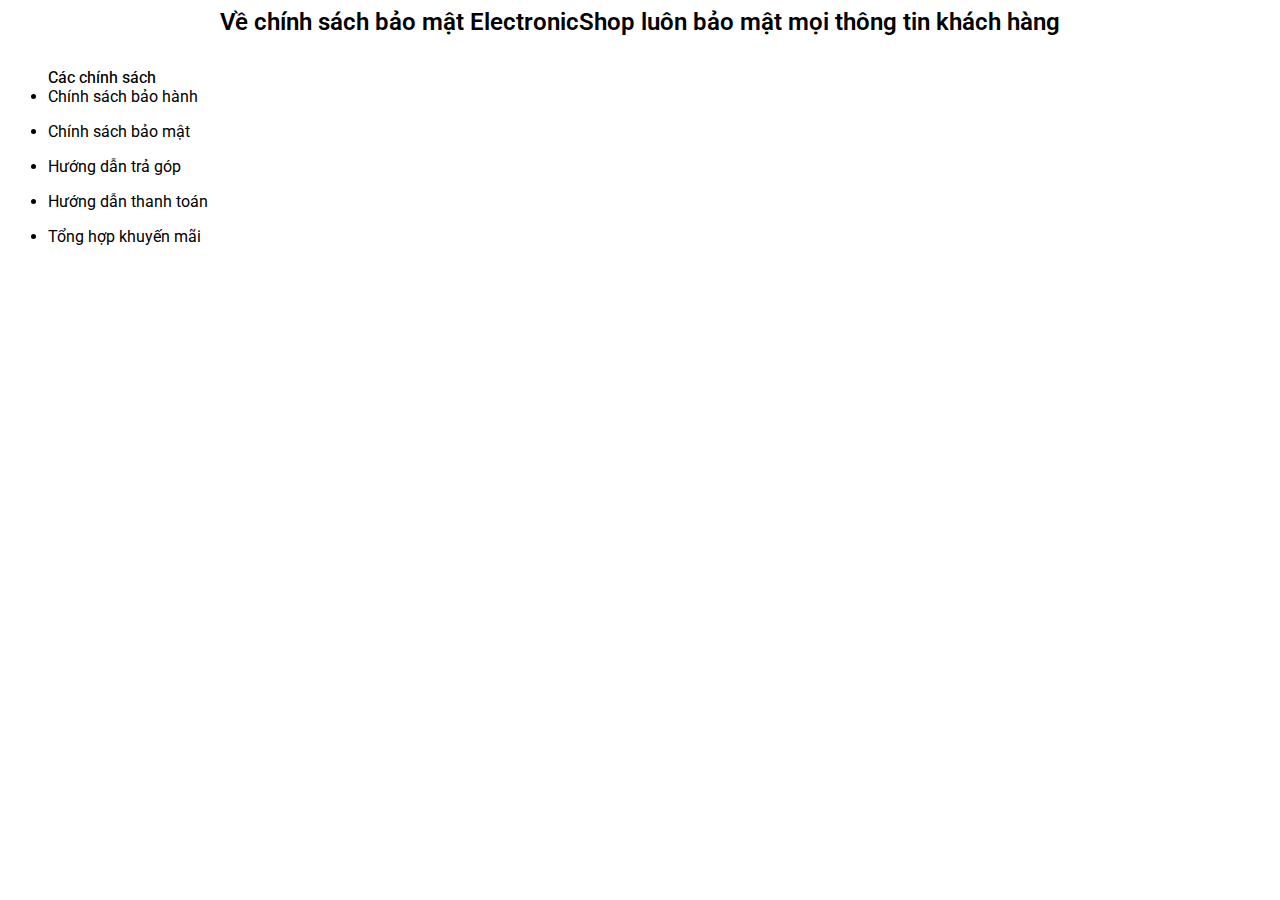
<file: Dieukhoan.html>
<!DOCTYPE html>
<html lang="en">
  <head>
    <meta charset="UTF-8" />
    <meta http-equiv="X-UA-Compatible" content="IE=edge" />
    <meta name="viewport" content="width=device-width, initial-scale=1.0" />
    <title>Document</title>
    <link rel="preconnect" href="https://fonts.googleapis.com" />
    <link rel="preconnect" href="https://fonts.gstatic.com" crossorigin />
    <link
      href="https://fonts.googleapis.com/css2?family=Roboto:wght@300;400;500;700&display=swap"
      rel="stylesheet"
    />
    <style>
      h4 {
        font-size: 1.5rem;
        font-weight: 600;
        font-family: 'Roboto', sans-serif;
        display: block;
        text-align: center;
        margin-top: 0.5rem;
      }
      .btn-text {
        list-style: none;
        font-weight: 450;
        font-size: 1rem;
      }
      li {
        font-family: 'Roboto', sans-serif;
        margin: 0;
      }
      .btn__text-letter + .btn__text-letter {
        margin-bottom: 1rem;
        cursor: pointer;
      }
    </style>
  </head>
  <body>
    <h4>
      Về chính sách bảo mật ElectronicShop luôn bảo mật mọi thông tin khách hàng
    </h4>
    <ul>
      <li class="btn-text btn__text-letter">Các chính sách</li>
      <li class="btn__text-letter">Chính sách bảo hành</li>
      <li class="btn__text-letter">Chính sách bảo mật</li>
      <li class="btn__text-letter">Hướng dẫn trả góp</li>
      <li class="btn__text-letter">Hướng dẫn thanh toán</li>
      <li class="btn__text-letter">Tổng hợp khuyến mãi</li>
    </ul>
  </body>
</html>
</file>
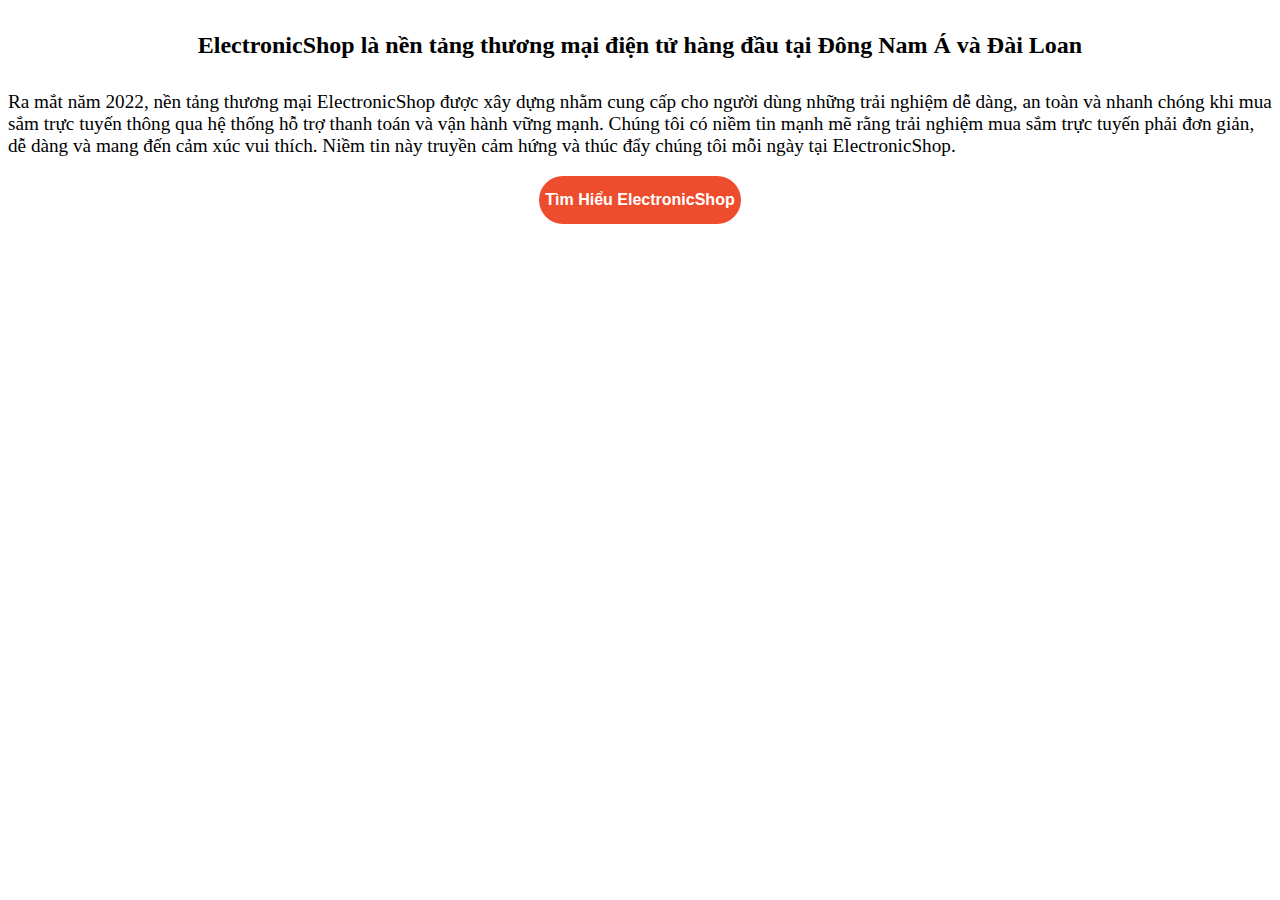
<file: Gioithieu.html>
<!DOCTYPE html>
<html lang="en">
  <head>
    <meta charset="UTF-8" />
    <meta http-equiv="X-UA-Compatible" content="IE=edge" />
    <meta name="viewport" content="width=device-width, initial-scale=1.0" />
    <title>Document</title>
    <style>
      .text {
        text-align: center;
        font-size: 1.5rem;
      }
      p {
        font-size: 1.2rem;
        font-weight: 450;
      }
      .btn__content-explore {
        background: #ee4d2d;
        margin-top: 48px;
        height: 48px;
        font-weight: 600;
        font-size: 16px;
        line-height: 28px;
        font-family: 'Roboto', sans-serif;
        text-transform: capitalize;
        color: #fff;
        border-radius: 30px #ee4d2d;
        display: block;
        align-items: center;
        outline: none;
        margin: 0 auto;
        border: none;
      }
      .btn__content-explore:hover {
        cursor: pointer;
        background: #ee4d2d;
      }
      .btn__content {
        text-decoration: none;
      }
      .btn__content--knot .btn__content-explore {
        border-radius: 30px;
      }
    </style>
  </head>
  <body>
    <h4 class="text">
      ElectronicShop là nền tảng thương mại điện tử hàng đầu tại Đông Nam Á và
      Đài Loan
    </h4>
    <p>
      Ra mắt năm 2022, nền tảng thương mại ElectronicShop được xây dựng nhằm
      cung cấp cho người dùng những trải nghiệm dễ dàng, an toàn và nhanh chóng
      khi mua sắm trực tuyến thông qua hệ thống hỗ trợ thanh toán và vận hành
      vững mạnh. Chúng tôi có niềm tin mạnh mẽ rằng trải nghiệm mua sắm trực
      tuyến phải đơn giản, dễ dàng và mang đến cảm xúc vui thích. Niềm tin này
      truyền cảm hứng và thúc đẩy chúng tôi mỗi ngày tại ElectronicShop.
    </p>
    <div class="btn__content--knot">
      <a class="btn__content">
        <button class="btn__content-explore">Tìm hiểu ElectronicShop</button>
      </a>
    </div>
  </body>
</html>
</file>
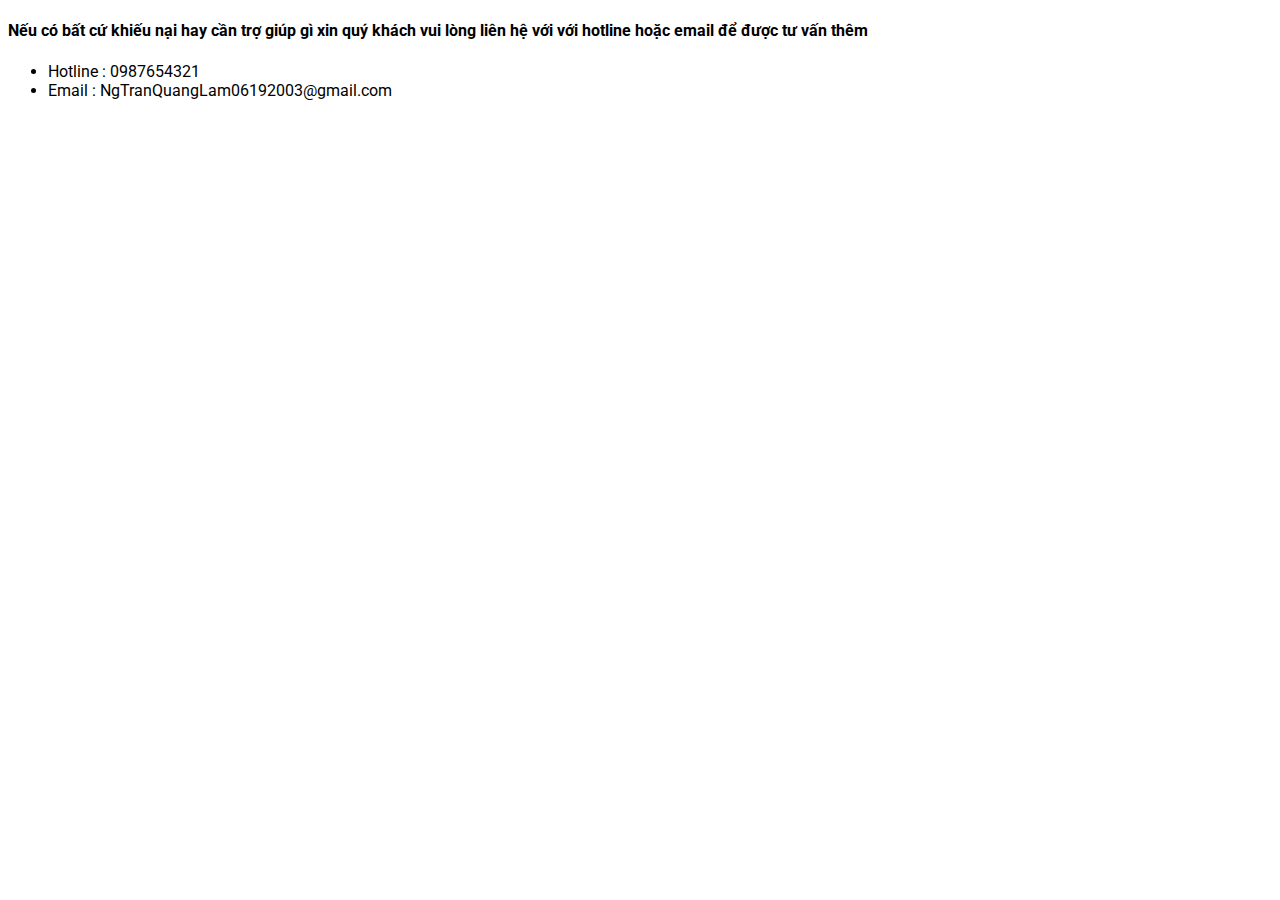
<file: Khieunai.html>
<!DOCTYPE html>
<html lang="en">
  <head>
    <meta charset="UTF-8" />
    <meta http-equiv="X-UA-Compatible" content="IE=edge" />
    <meta name="viewport" content="width=device-width, initial-scale=1.0" />
    <link rel="preconnect" href="https://fonts.googleapis.com" />
    <link rel="preconnect" href="https://fonts.gstatic.com" crossorigin />
    <link
      href="https://fonts.googleapis.com/css2?family=Roboto:wght@300;400;500;700&display=swap"
      rel="stylesheet"
    />
    <title>Document</title>

    <style>
      body {
        font-family: 'Roboto', sans-serif;
      }
    </style>
  </head>
  <body>
    <h4>
      Nếu có bất cứ khiếu nại hay cần trợ giúp gì xin quý khách vui lòng liên hệ
      với với hotline hoặc email để được tư vấn thêm
    </h4>
    <ul>
      <li>Hotline : 0987654321</li>
      <li>Email : NgTranQuangLam06192003@gmail.com</li>
    </ul>
  </body>
</html>
</file>
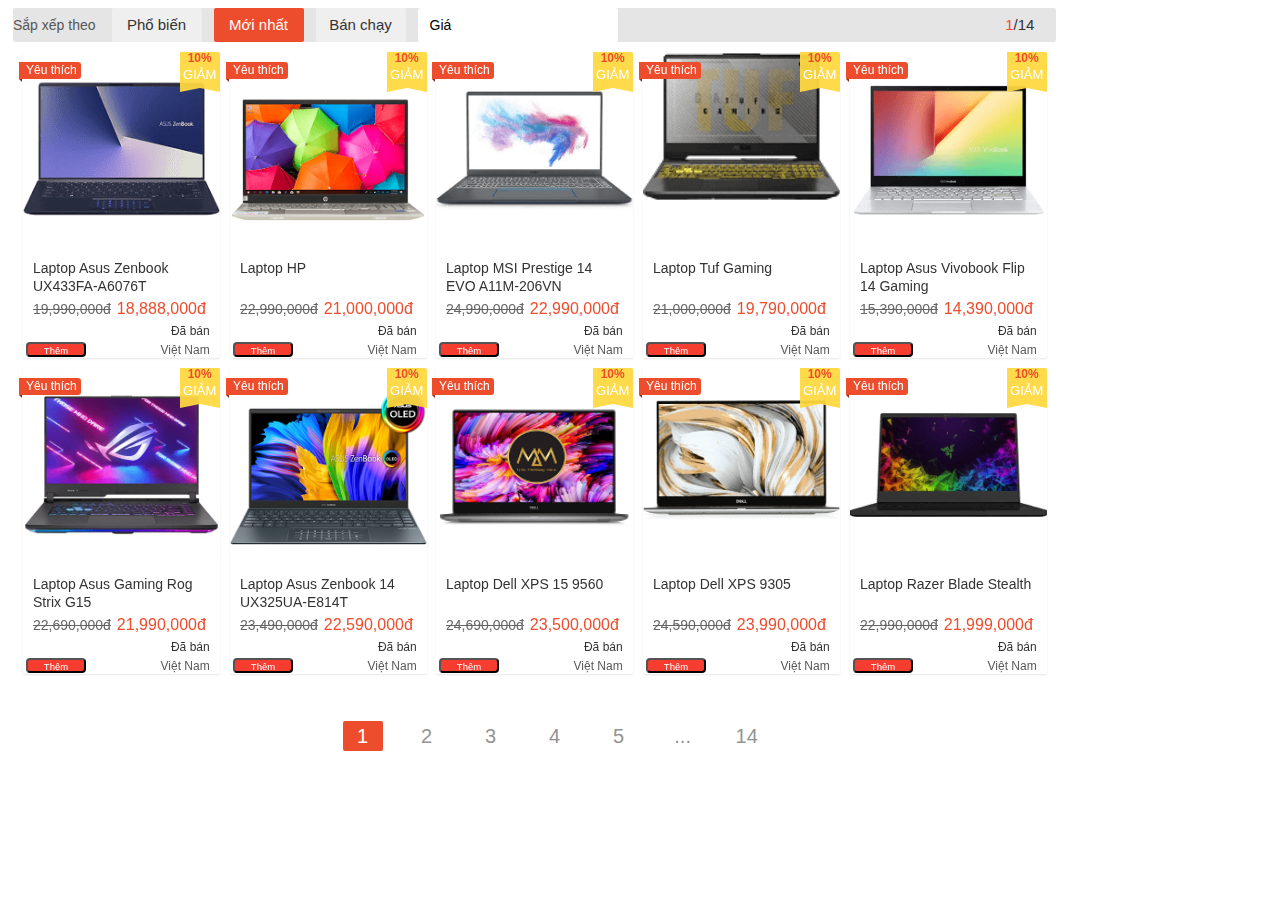
<file: SanPham.html>
<!DOCTYPE html>
<html lang="en">
<head>
  <meta charset="UTF-8">
  <meta http-equiv="X-UA-Compatible" content="IE=edge">
  <meta name="viewport" content="width=device-width, initial-scale=1.0">
  <title>Document</title>
  <link rel="stylesheet" href="./assets/css/base.css" />
  <link rel="stylesheet" href="./assets/css/main.css" />
</head>
<body>
  <div class="grid__column-10">
              <div class="home-filter">
                <span class="home-filter__label">Sắp xếp theo</span>
                <button class="home-filter__btn btn">Phổ biến</button>
                <button class="home-filter__btn btn btn--primary">
                  Mới nhất
                </button>
                <button class="home-filter__btn btn">Bán chạy</button>

                <div class="select-input">
                  <span class="select-input__label">Giá</span>
                  <i class="select-input__icon fas fa-angle-down"></i>

                  <!-- List options -->
                  <ul class="select-input__list">
                    <li class="select-input__item">
                      <a href="" class="select-input__link"
                        >Giá: Thấp đến cao</a
                      >
                    </li>
                    <li class="select-input__item">
                      <a href="" class="select-input__link"
                        >Giá: Cao đến thấp</a
                      >
                    </li>
                  </ul>
                </div>

                <div class="home-filter__page">
                  <span class="home-filter__page-num">
                    <span class="home-filter__page-current">1</span>/14
                  </span>
                  <!-- <div class="home-filter__page-control">
                    <a
                      href=""
                      class="home-filter__page-btn home-filter__page-btn--disable"
                    >
                      <i class="home-filter__page-icon fas fa-angle-left"></i>
                    </a>
                    <a href="" class="home-filter__page-btn">
                      <i class="home-filter__page-icon fas fa-angle-right"></i>
                    </a>
                  </div> -->
                </div>
              </div>

              <div class="home-product">
                <div class="grid__row">
                  <!-- Product item -->
                  <div class="grid__column-2-4">
                    <a class="home-product-item" href="#">
                      <div
                        class="home-product-item__img"
                        style="background-image: url(./assets/images/asus5.png)"
                      ></div>
                      <h4 class="home-product-item__name">
                        Laptop Asus Zenbook UX433FA-A6076T
                      </h4>
                      <div class="home-product-item__price">
                        <span class="home-product-item__price-old"
                          >19,990,000đ</span
                        >
                        <span class="home-product-item__price-current"
                          >18,888,000đ</span
                        >
                      </div>
                      <div class="home-product-item__action">
                        <span
                          class="home-product-item__like home-product-item__like--liked"
                        >
                          <i
                            class="home-product-item__like-icon-empty far fa-heart"
                          ></i>
                          <i
                            class="home-product-item__like-icon-fill fas fa-heart"
                          ></i>
                        </span>
                        <div class="home-product-item__ratting">
                          <i
                            class="home-product-item__ratting__star--gold fas fa-star"
                          ></i>
                          <i
                            class="home-product-item__ratting__star--gold fas fa-star"
                          ></i>
                          <i
                            class="home-product-item__ratting__star--gold fas fa-star"
                          ></i>
                          <i
                            class="home-product-item__ratting__star--gold fas fa-star"
                          ></i>
                          <i
                            class="home-product-item__ratting__star--gold fas fa-star"
                          ></i>
                        </div>
                        <span class="home-product-item__sold">Đã bán</span>
                      </div>
                      <div class="home-product-item__origin">
                        <button class="home-product-item__brand">Thêm</button>
                        <span class="home-product-item__origin-name"
                          >Việt Nam</span
                        >
                      </div>
                      <div class="home-product-item__favourite">
                        <i class="fas fa-check"></i>
                        <span>Yêu thích</span>
                      </div>
                      <div class="home-product-item__sale-off">
                        <span class="home-product-item__sale-off-percent"
                          >10%</span
                        >
                        <span class="home-product-item__sale-off-label"
                          >GIẢM</span
                        >
                      </div>
                    </a>
                  </div>
                  <div class="grid__column-2-4">
                    <a class="home-product-item" href="#">
                      <div
                        class="home-product-item__img"
                        style="background-image: url(./assets/images/hp15.png)"
                      ></div>
                      <h4 class="home-product-item__name">Laptop HP</h4>
                      <div class="home-product-item__price">
                        <span class="home-product-item__price-old"
                          >22,990,000đ</span
                        >
                        <span class="home-product-item__price-current"
                          >21,000,000đ</span
                        >
                      </div>
                      <div class="home-product-item__action">
                        <span
                          class="home-product-item__like home-product-item__like--liked"
                        >
                          <i
                            class="home-product-item__like-icon-empty far fa-heart"
                          ></i>
                          <i
                            class="home-product-item__like-icon-fill fas fa-heart"
                          ></i>
                        </span>
                        <div class="home-product-item__ratting">
                          <i
                            class="home-product-item__ratting__star--gold fas fa-star"
                          ></i>
                          <i
                            class="home-product-item__ratting__star--gold fas fa-star"
                          ></i>
                          <i
                            class="home-product-item__ratting__star--gold fas fa-star"
                          ></i>
                          <i
                            class="home-product-item__ratting__star--gold fas fa-star"
                          ></i>
                          <i
                            class="home-product-item__ratting__star--gold fas fa-star"
                          ></i>
                        </div>
                        <span class="home-product-item__sold">Đã bán</span>
                      </div>
                      <div class="home-product-item__origin">
                        <button class="home-product-item__brand">Thêm</button>
                        <span class="home-product-item__origin-name"
                          >Việt Nam</span
                        >
                      </div>
                      <div class="home-product-item__favourite">
                        <i class="fas fa-check"></i>
                        <span>Yêu thích</span>
                      </div>
                      <div class="home-product-item__sale-off">
                        <span class="home-product-item__sale-off-percent"
                          >10%</span
                        >
                        <span class="home-product-item__sale-off-label"
                          >GIẢM</span
                        >
                      </div>
                    </a>
                  </div>
                  <div class="grid__column-2-4">
                    <a class="home-product-item" href="#">
                      <div
                        class="home-product-item__img"
                        style="background-image: url(./assets/images/MSI.png)"
                      ></div>
                      <h4 class="home-product-item__name">
                        Laptop MSI Prestige 14 EVO A11M-206VN
                      </h4>
                      <div class="home-product-item__price">
                        <span class="home-product-item__price-old"
                          >24,990,000đ</span
                        >
                        <span class="home-product-item__price-current"
                          >22,990,000đ</span
                        >
                      </div>
                      <div class="home-product-item__action">
                        <span
                          class="home-product-item__like home-product-item__like--liked"
                        >
                          <i
                            class="home-product-item__like-icon-empty far fa-heart"
                          ></i>
                          <i
                            class="home-product-item__like-icon-fill fas fa-heart"
                          ></i>
                        </span>
                        <div class="home-product-item__ratting">
                          <i
                            class="home-product-item__ratting__star--gold fas fa-star"
                          ></i>
                          <i
                            class="home-product-item__ratting__star--gold fas fa-star"
                          ></i>
                          <i
                            class="home-product-item__ratting__star--gold fas fa-star"
                          ></i>
                          <i
                            class="home-product-item__ratting__star--gold fas fa-star"
                          ></i>
                          <i
                            class="home-product-item__ratting__star--gold fas fa-star"
                          ></i>
                        </div>
                        <span class="home-product-item__sold">Đã bán</span>
                      </div>
                      <div class="home-product-item__origin">
                        <button class="home-product-item__brand">Thêm</button>
                        <span class="home-product-item__origin-name"
                          >Việt Nam</span
                        >
                      </div>
                      <div class="home-product-item__favourite">
                        <i class="fas fa-check"></i>
                        <span>Yêu thích</span>
                      </div>
                      <div class="home-product-item__sale-off">
                        <span class="home-product-item__sale-off-percent"
                          >10%</span
                        >
                        <span class="home-product-item__sale-off-label"
                          >GIẢM</span
                        >
                      </div>
                    </a>
                  </div>
                  <div class="grid__column-2-4">
                    <a class="home-product-item" href="#">
                      <div
                        class="home-product-item__img"
                        style="background-image: url(./assets/images/tuf.png)"
                      ></div>
                      <h4 class="home-product-item__name">Laptop Tuf Gaming</h4>
                      <div class="home-product-item__price">
                        <span class="home-product-item__price-old"
                          >21,000,000đ</span
                        >
                        <span class="home-product-item__price-current"
                          >19,790,000đ</span
                        >
                      </div>
                      <div class="home-product-item__action">
                        <span
                          class="home-product-item__like home-product-item__like--liked"
                        >
                          <i
                            class="home-product-item__like-icon-empty far fa-heart"
                          ></i>
                          <i
                            class="home-product-item__like-icon-fill fas fa-heart"
                          ></i>
                        </span>
                        <div class="home-product-item__ratting">
                          <i
                            class="home-product-item__ratting__star--gold fas fa-star"
                          ></i>
                          <i
                            class="home-product-item__ratting__star--gold fas fa-star"
                          ></i>
                          <i
                            class="home-product-item__ratting__star--gold fas fa-star"
                          ></i>
                          <i
                            class="home-product-item__ratting__star--gold fas fa-star"
                          ></i>
                          <i
                            class="home-product-item__ratting__star--gold fas fa-star"
                          ></i>
                        </div>
                        <span class="home-product-item__sold">Đã bán</span>
                      </div>
                      <div class="home-product-item__origin">
                        <button class="home-product-item__brand">Thêm</button>
                        <span class="home-product-item__origin-name"
                          >Việt Nam</span
                        >
                      </div>
                      <div class="home-product-item__favourite">
                        <i class="fas fa-check"></i>
                        <span>Yêu thích</span>
                      </div>
                      <div class="home-product-item__sale-off">
                        <span class="home-product-item__sale-off-percent"
                          >10%</span
                        >
                        <span class="home-product-item__sale-off-label"
                          >GIẢM</span
                        >
                      </div>
                    </a>
                  </div>
                  <div class="grid__column-2-4">
                    <a class="home-product-item" href="#">
                      <div
                        class="home-product-item__img"
                        style="background-image: url(./assets/images/asus.png)"
                      ></div>
                      <h4 class="home-product-item__name">
                        Laptop Asus Vivobook Flip 14 Gaming
                      </h4>
                      <div class="home-product-item__price">
                        <span class="home-product-item__price-old"
                          >15,390,000đ</span
                        >
                        <span class="home-product-item__price-current"
                          >14,390,000đ</span
                        >
                      </div>
                      <div class="home-product-item__action">
                        <span
                          class="home-product-item__like home-product-item__like--liked"
                        >
                          <i
                            class="home-product-item__like-icon-empty far fa-heart"
                          ></i>
                          <i
                            class="home-product-item__like-icon-fill fas fa-heart"
                          ></i>
                        </span>
                        <div class="home-product-item__ratting">
                          <i
                            class="home-product-item__ratting__star--gold fas fa-star"
                          ></i>
                          <i
                            class="home-product-item__ratting__star--gold fas fa-star"
                          ></i>
                          <i
                            class="home-product-item__ratting__star--gold fas fa-star"
                          ></i>
                          <i
                            class="home-product-item__ratting__star--gold fas fa-star"
                          ></i>
                          <i
                            class="home-product-item__ratting__star--gold fas fa-star"
                          ></i>
                        </div>
                        <span class="home-product-item__sold">Đã bán</span>
                      </div>
                      <div class="home-product-item__origin">
                        <button class="home-product-item__brand">Thêm</button>
                        <span class="home-product-item__origin-name"
                          >Việt Nam</span
                        >
                      </div>
                      <div class="home-product-item__favourite">
                        <i class="fas fa-check"></i>
                        <span>Yêu thích</span>
                      </div>
                      <div class="home-product-item__sale-off">
                        <span class="home-product-item__sale-off-percent"
                          >10%</span
                        >
                        <span class="home-product-item__sale-off-label"
                          >GIẢM</span
                        >
                      </div>
                    </a>
                  </div>
                  <div class="grid__column-2-4">
                    <a class="home-product-item" href="#">
                      <div
                        class="home-product-item__img"
                        style="background-image: url(./assets/images/asus2.png)"
                      ></div>
                      <h4 class="home-product-item__name">
                        Laptop Asus Gaming Rog Strix G15
                      </h4>
                      <div class="home-product-item__price">
                        <span class="home-product-item__price-old"
                          >22,690,000đ</span
                        >
                        <span class="home-product-item__price-current"
                          >21,990,000đ</span
                        >
                      </div>
                      <div class="home-product-item__action">
                        <span
                          class="home-product-item__like home-product-item__like--liked"
                        >
                          <i
                            class="home-product-item__like-icon-empty far fa-heart"
                          ></i>
                          <i
                            class="home-product-item__like-icon-fill fas fa-heart"
                          ></i>
                        </span>
                        <div class="home-product-item__ratting">
                          <i
                            class="home-product-item__ratting__star--gold fas fa-star"
                          ></i>
                          <i
                            class="home-product-item__ratting__star--gold fas fa-star"
                          ></i>
                          <i
                            class="home-product-item__ratting__star--gold fas fa-star"
                          ></i>
                          <i
                            class="home-product-item__ratting__star--gold fas fa-star"
                          ></i>
                          <i
                            class="home-product-item__ratting__star--gold fas fa-star"
                          ></i>
                        </div>
                        <span class="home-product-item__sold">Đã bán</span>
                      </div>
                      <div class="home-product-item__origin">
                        <button class="home-product-item__brand">Thêm</button>
                        <span class="home-product-item__origin-name"
                          >Việt Nam</span
                        >
                      </div>
                      <div class="home-product-item__favourite">
                        <i class="fas fa-check"></i>
                        <span>Yêu thích</span>
                      </div>
                      <div class="home-product-item__sale-off">
                        <span class="home-product-item__sale-off-percent"
                          >10%</span
                        >
                        <span class="home-product-item__sale-off-label"
                          >GIẢM</span
                        >
                      </div>
                    </a>
                  </div>
                  <div class="grid__column-2-4">
                    <a class="home-product-item" href="#">
                      <div
                        class="home-product-item__img"
                        style="background-image: url(./assets/images/asus3.png)"
                      ></div>
                      <h4 class="home-product-item__name">
                        Laptop Asus Zenbook 14 UX325UA-E814T
                      </h4>
                      <div class="home-product-item__price">
                        <span class="home-product-item__price-old"
                          >23,490,000đ</span
                        >
                        <span class="home-product-item__price-current"
                          >22,590,000đ</span
                        >
                      </div>
                      <div class="home-product-item__action">
                        <span
                          class="home-product-item__like home-product-item__like--liked"
                        >
                          <i
                            class="home-product-item__like-icon-empty far fa-heart"
                          ></i>
                          <i
                            class="home-product-item__like-icon-fill fas fa-heart"
                          ></i>
                        </span>
                        <div class="home-product-item__ratting">
                          <i
                            class="home-product-item__ratting__star--gold fas fa-star"
                          ></i>
                          <i
                            class="home-product-item__ratting__star--gold fas fa-star"
                          ></i>
                          <i
                            class="home-product-item__ratting__star--gold fas fa-star"
                          ></i>
                          <i
                            class="home-product-item__ratting__star--gold fas fa-star"
                          ></i>
                          <i
                            class="home-product-item__ratting__star--gold fas fa-star"
                          ></i>
                        </div>
                        <span class="home-product-item__sold">Đã bán</span>
                      </div>
                      <div class="home-product-item__origin">
                        <button class="home-product-item__brand">Thêm</button>
                        <span class="home-product-item__origin-name"
                          >Việt Nam</span
                        >
                      </div>
                      <div class="home-product-item__favourite">
                        <i class="fas fa-check"></i>
                        <span>Yêu thích</span>
                      </div>
                      <div class="home-product-item__sale-off">
                        <span class="home-product-item__sale-off-percent"
                          >10%</span
                        >
                        <span class="home-product-item__sale-off-label"
                          >GIẢM</span
                        >
                      </div>
                    </a>
                  </div>
                  <div class="grid__column-2-4">
                    <a class="home-product-item" href="#">
                      <div
                        class="home-product-item__img"
                        style="background-image: url(./assets/images/dell4.png)"
                      ></div>
                      <h4 class="home-product-item__name">
                        Laptop Dell XPS 15 9560
                      </h4>
                      <div class="home-product-item__price">
                        <span class="home-product-item__price-old"
                          >24,690,000đ</span
                        >
                        <span class="home-product-item__price-current"
                          >23,500,000đ</span
                        >
                      </div>
                      <div class="home-product-item__action">
                        <span
                          class="home-product-item__like home-product-item__like--liked"
                        >
                          <i
                            class="home-product-item__like-icon-empty far fa-heart"
                          ></i>
                          <i
                            class="home-product-item__like-icon-fill fas fa-heart"
                          ></i>
                        </span>
                        <div class="home-product-item__ratting">
                          <i
                            class="home-product-item__ratting__star--gold fas fa-star"
                          ></i>
                          <i
                            class="home-product-item__ratting__star--gold fas fa-star"
                          ></i>
                          <i
                            class="home-product-item__ratting__star--gold fas fa-star"
                          ></i>
                          <i
                            class="home-product-item__ratting__star--gold fas fa-star"
                          ></i>
                          <i
                            class="home-product-item__ratting__star--gold fas fa-star"
                          ></i>
                        </div>
                        <span class="home-product-item__sold">Đã bán</span>
                      </div>
                      <div class="home-product-item__origin">
                        <button class="home-product-item__brand">Thêm</button>
                        <span class="home-product-item__origin-name"
                          >Việt Nam</span
                        >
                      </div>
                      <div class="home-product-item__favourite">
                        <i class="fas fa-check"></i>
                        <span>Yêu thích</span>
                      </div>
                      <div class="home-product-item__sale-off">
                        <span class="home-product-item__sale-off-percent"
                          >10%</span
                        >
                        <span class="home-product-item__sale-off-label"
                          >GIẢM</span
                        >
                      </div>
                    </a>
                  </div>
                  <div class="grid__column-2-4">
                    <a class="home-product-item" href="#">
                      <div
                        class="home-product-item__img"
                        style="background-image: url(./assets/images/dell5.png)"
                      ></div>
                      <h4 class="home-product-item__name">
                        Laptop Dell XPS 9305
                      </h4>
                      <div class="home-product-item__price">
                        <span class="home-product-item__price-old"
                          >24,590,000đ</span
                        >
                        <span class="home-product-item__price-current"
                          >23,990,000đ</span
                        >
                      </div>
                      <div class="home-product-item__action">
                        <span
                          class="home-product-item__like home-product-item__like--liked"
                        >
                          <i
                            class="home-product-item__like-icon-empty far fa-heart"
                          ></i>
                          <i
                            class="home-product-item__like-icon-fill fas fa-heart"
                          ></i>
                        </span>
                        <div class="home-product-item__ratting">
                          <i
                            class="home-product-item__ratting__star--gold fas fa-star"
                          ></i>
                          <i
                            class="home-product-item__ratting__star--gold fas fa-star"
                          ></i>
                          <i
                            class="home-product-item__ratting__star--gold fas fa-star"
                          ></i>
                          <i
                            class="home-product-item__ratting__star--gold fas fa-star"
                          ></i>
                          <i
                            class="home-product-item__ratting__star--gold fas fa-star"
                          ></i>
                        </div>
                        <span class="home-product-item__sold">Đã bán</span>
                      </div>
                      <div class="home-product-item__origin">
                        <button class="home-product-item__brand">Thêm</button>
                        <span class="home-product-item__origin-name"
                          >Việt Nam</span
                        >
                      </div>
                      <div class="home-product-item__favourite">
                        <i class="fas fa-check"></i>
                        <span>Yêu thích</span>
                      </div>
                      <div class="home-product-item__sale-off">
                        <span class="home-product-item__sale-off-percent"
                          >10%</span
                        >
                        <span class="home-product-item__sale-off-label"
                          >GIẢM</span
                        >
                      </div>
                    </a>
                  </div>
                  <div class="grid__column-2-4">
                    <a class="home-product-item" href="#">
                      <div
                        class="home-product-item__img"
                        style="background-image: url(./assets/images/asus4.png)"
                      ></div>
                      <h4 class="home-product-item__name">
                        Laptop Razer Blade Stealth
                      </h4>
                      <div class="home-product-item__price">
                        <span class="home-product-item__price-old"
                          >22,990,000đ</span
                        >
                        <span class="home-product-item__price-current"
                          >21,999,000đ</span
                        >
                      </div>
                      <div class="home-product-item__action">
                        <span
                          class="home-product-item__like home-product-item__like--liked"
                        >
                          <i
                            class="home-product-item__like-icon-empty far fa-heart"
                          ></i>
                          <i
                            class="home-product-item__like-icon-fill fas fa-heart"
                          ></i>
                        </span>
                        <div class="home-product-item__ratting">
                          <i
                            class="home-product-item__ratting__star--gold fas fa-star"
                          ></i>
                          <i
                            class="home-product-item__ratting__star--gold fas fa-star"
                          ></i>
                          <i
                            class="home-product-item__ratting__star--gold fas fa-star"
                          ></i>
                          <i
                            class="home-product-item__ratting__star--gold fas fa-star"
                          ></i>
                          <i
                            class="home-product-item__ratting__star--gold fas fa-star"
                          ></i>
                        </div>
                        <span class="home-product-item__sold">Đã bán</span>
                      </div>
                      <div class="home-product-item__origin">
                        <button class="home-product-item__brand">Thêm</button>
                        <span class="home-product-item__origin-name"
                          >Việt Nam</span
                        >
                      </div>
                      <div class="home-product-item__favourite">
                        <i class="fas fa-check"></i>
                        <span>Yêu thích</span>
                      </div>
                      <div class="home-product-item__sale-off">
                        <span class="home-product-item__sale-off-percent"
                          >10%</span
                        >
                        <span class="home-product-item__sale-off-label"
                          >GIẢM</span
                        >
                      </div>
                    </a>
                  </div>
                </div>
              </div>
              <ul class="pagination home-product__pagination">
                <li class="pagination-item">
                  <a href="" class="pagination-item__link">
                    <i class="pagination-item__icon fas fa-angle-left"></i>
                  </a>
                </li>
                <li class="pagination-item pagination-item--active">
                  <a href="" class="pagination-item__link">1</a>
                </li>
                <li class="pagination-item">
                  <a href="" class="pagination-item__link">2</a>
                </li>
                <li class="pagination-item">
                  <a href="" class="pagination-item__link">3</a>
                </li>
                <li class="pagination-item">
                  <a href="" class="pagination-item__link">4</a>
                </li>
                <li class="pagination-item">
                  <a href="" class="pagination-item__link">5</a>
                </li>
                <li class="pagination-item">
                  <a href="" class="pagination-item__link">...</a>
                </li>
                <li class="pagination-item">
                  <a href="" class="pagination-item__link">14</a>
                </li>
                <li class="pagination-item">
                  <a href="" class="pagination-item__link">
                    <i class="pagination-item__icon fas fa-angle-right"></i>
                  </a>
                </li>
              </ul>
            </div>
          </div>
        </div>
      </div>
</body>
</html>
</file>
<file: assets/css/base.css>
:root {
  --primary-color: #ee4d2d;
  --white-color: #fff;
  --black-color: #000;
  --text-color: #333;
  --border-color: #dbdbdb;
  --star-gold-color: #ffce3e;

  --header-height: 120px;
  --navbar-height: 34px;
  --header-with-search-height: calc(
    var(--header-height) - var(--navbar-height)
  );
}
* {
  box-sizing: inherit;
}
html {
  font-size: 62.5%;
  line-height: 1.6rem;
  font-family: 'Roboto', sans-serif;
  box-sizing: border-box;
}

body::-webkit-scrollbar {
  width: 10px;
}
body::-webkit-scrollbar-thumb {
  background-color: #999;
  border-radius: 100rem;
}
body::-webkit-scrollbar-track {
  background-color: #ccc;
  /* border-radius: 100rem; */
}

/* Responsive */
.grid {
  width: 1200px;
  max-width: 100%;
  margin: 0 auto;
}
.grid__full-width {
  width: 100%;
}
.grid__row {
  display: flex;
  flex-wrap: wrap;
  margin-left: 5px;
  margin-right: 5px;
}
/* Test */
.grid__column-2 {
  padding-left: 5px;
  padding-right: 5px;
  width: 16.6667%;
}
.grid__column-2-4 {
  padding-left: 5px;
  padding-right: 5px;
  width: 20%;
}

.grid__column-10 {
  padding-left: 5px;
  padding-right: 5px;
  width: 83.3334%;
}
/* Animation */
@keyframes fadeIn {
  from {
    opacity: 0;
    transform: translateY(20px);
  }
  to {
    opacity: 1;
    transform: translateY(0);
  }
}

@keyframes growth {
  from {
    transform: scale(var(--growth-from));
  }
  to {
    transform: scale(var(--growth-to));
  }
}

/* Modal */
.modal {
  position: fixed;
  top: 0;
  left: 0;
  bottom: 0;
  right: 0;
  display: flex;
  animation: fadeIn linear 0.1s;
}
.modal__overlay {
  position: absolute;
  width: 100%;
  height: 100%;
  background-color: rgba(0, 0, 0, 0.4);
}
.modal__body {
  --growth-from: 0.7;
  --growth-to: 1;
  margin: auto;
  position: relative;
  z-index: 1;
  animation: growth linear 0.1s;
}
/* Buttons style */
.btn {
  min-width: 124px;
  height: 34px;
  text-decoration: none;
  border: none;
  border-radius: 2px;
  font-size: 1.5rem;
  padding: 05px;
  outline: none;
  cursor: pointer;
  color: var(--text-color);
  display: inline-flex;
  align-items: center;
  justify-content: center;
  line-height: 1.6rem;
}
.btn.btn--normal:hover {
  background-color: rgba(0, 0, 0, 0.05);
}
.btn.btn--size-s {
  height: 32px;
  font-size: 5px;
  padding: 0 8px;
}
.btn.btn--primary {
  color: var(--white-color);
  background-color: var(--primary-color);
}
.btn.btn--disabled {
  color: #949494;
  cursor: default;
  background-color: #c3c3c3;
}

/* Selection */
.select-input {
  position: relative;
  min-width: 200px;
  height: 34px;
  padding: 0 12px;
  border-radius: 2px;
  background-color: var(--white-color);
  display: flex;
  align-items: center;
  justify-content: space-between;
}
.select-input__label {
  font-size: 1.4rem;
}
.select-input__icon {
  font-size: 1.4rem;
  color: rgba(131, 131, 131);
  position: relative;
  top: 1px;
}
.select-input:hover .select-input__list {
  display: block;
}
.select-input__list {
  position: absolute;
  left: 0;
  right: 0;
  top: 25px;
  border-radius: 2px;
  background-color: var(--white-color);
  padding: 8px 16px;
  list-style: none;
  display: none;
  z-index: 1;
}

.select-input__link {
  font-size: 1.4rem;
  color: var(--text-color);
  text-decoration: none;
  display: block;
  padding: 4px 0;
}
.select-input__link:hover {
  color: var(--primary-color);
}
/* pagination */
.pagination {
  display: flex;
  align-items: center;
  justify-content: center;
  list-style: none;
}
.pagination-item {
  margin: 0 12px;
}
.pagination-item--active .pagination-item__link {
  color: var(--white-color);
  background-color: var(--primary-color);
}
.pagination-item--active .pagination-item__link:hover {
  background-color: #ed5c3f;
}
.pagination-item__link {
  --height: 30px;
  display: block;
  font-weight: 300;
  text-decoration: none;
  font-size: 2rem;
  color: #939393;
  min-width: 40px;
  height: var(--height);
  line-height: var(--height);
  text-align: center;
  border-radius: 2px;
}
/* Mobile: width < 740px */
@media only screen and (max-width: 46.1875em) {
  .home-product-item__img {
    width: 95%;
    padding-top: 85%;
  }
}
</file>
<file: assets/css/main.css>
.header {
  height: var(--header-height);
  background-image: linear-gradient(0, #fe6433, #f53e2d);
}
.header__navbar {
  display: flex;
  justify-content: space-between;
}
.header__navbar-list {
  list-style: none;
  padding-left: 0;
  margin: 4px 0 0 0;
  display: flex;
}
.header__navbar-item {
  margin: 0 8px;
  position: relative;
  min-height: 26px;
}
.header__navbar-user {
  display: flex;
  justify-items: center;
}
.header__navbar-user-img {
  width: 22px;
  height: 22px;
  border-radius: 50%;
  border: 1px solid rgba(0, 0, 0, 0.1);
}
.header__navbar-user-name {
  margin-left: 4px;
  font-size: 1.4rem;
  font-weight: 400;
  color: #fff;
}
.header__navbar-user:hover .header__navbar-user-menu {
  display: block;
}

.header__navbar-user-menu {
  position: absolute;
  z-index: 1;
  padding-left: 0;
  top: calc(100% + 6px);
  right: 0;
  width: 160px;
  border-radius: 2px;
  background-color: var(--white-color);
  list-style: none;
  box-shadow: 0 1px 2px #e0e0e0;
  display: none;
}
.header__navbar-user-menu::before {
  content: '';
  border-width: 20px 27px;
  border-style: solid;
  border-color: transparent transparent var(--white-color) transparent;
  position: absolute;
  right: 4px;
  top: -31px;
}
.header__navbar-user-menu::after {
  content: '';
  display: block;
  position: absolute;
  top: -8px;
  right: 0;
  width: 56%;
  height: 8px;
}
.header__navbar-user-item--sepatate {
  border-top: 1px solid rgba(0, 0, 0, 0.4);
}
.header__navbar-user-item a {
  text-decoration: none;
  color: var(--text-color);
  font-size: 1.4rem;
  padding: 4px 16px;
  display: block;
}
.header__navbar-user-item a:first-child {
  border-top-left-radius: 2px;
  border-top-right-radius: 2px;
}
.header__navbar-user-item a:last-child {
  border-bottom-left-radius: 2px;
  border-bottom-right-radius: 2px;
}
.header__navbar-user-item a:hover {
  background-color: #fafafa;
}
.header__navbar-item--has-qr:hover .header__qr {
  display: block;
}
.header__navbar-item--has-notify:hover .header__notify {
  display: block;
}
.header__navbar-item,
.header__navbar-item-link {
  display: inline-block;
  font-size: 1.3rem;
  color: var(--white-color);
  text-decoration: none;
  font-weight: 300;
}
.header__navbar-item,
.header__navbar-item-link,
.header__navbar-item-icon-link {
  display: flex;
  align-items: center;
}
.header__navbar-item:hover,
.header__navbar-icon-link:hover,
.header__navbar-item-link:hover {
  cursor: pointer;
  color: rgba(255, 255, 255, 0.7);
}
.header__navbar-item--strong {
  font-weight: 400;
}
.header__navbar-item--separate::after {
  content: '';
  display: block;
  position: absolute;
  width: 1px;
  border-left: 1px solid #fb9086;
  height: 16px;
  right: -9px;
  top: 50%;
  transform: translateY(-50%);
}
.header__navbar-icon-link {
  color: var(--white-color);
  text-decoration: none;
}
.header__login {
  text-decoration: none;
  color: var(--white-color);
  font-weight: 400;
  font-size: 1.4rem;
  display: inline-flex;
  align-items: center;
  margin-right: 8px;
}
.header__navbar-icon-link:nth-child(2) {
  margin-left: 3px;
}

.header__navbar-icon {
  font-size: 1.8rem;
  margin: 0 4px;
}
.header__navbar-title--no-pointer {
  cursor: text;
  color: var(--white-color);
}
/* Header QR code */
.header__qr {
  width: 186px;
  background-color: var(--white-color);
  position: absolute;
  left: 0;
  top: 100%;
  padding: 8px;
  border-radius: 2px;
  display: none;
  animation: fadeIn ease-in 0.3s;
  z-index: 1;
  box-shadow: 0 1px 2px rgba(0, 0, 0, 0.1);
}
.header__qr::before {
  content: '';
  display: block;
  position: absolute;
  width: 100%;
  height: 18%;
  top: -16px;
  left: 50%;
}
.header__qr-img {
  width: 100%;
}
.header__qr-apps {
  display: flex;
  justify-content: space-between;
}
.header__qr-link:nth-child(1) {
  margin-left: 11px;
}
.header__qr-link:nth-child(2) {
  margin-right: 11px;
}
.header__qr-download-img {
  height: 16px;
}
/* Header notification */
.header__notify {
  position: absolute;
  z-index: 1;
  top: 118%;
  right: 0;
  width: 404px;
  border-radius: 2px;
  border: 1px solid rgba(0, 0, 0, 0.1);
  background-color: var(--white-color);
  cursor: default;
  transform-origin: calc(100% - 32px) top;
  animation: headerNotifyGrowth ease-in 0.2s;
  will-change: opacity, transform;
  display: none;
}
.header__notify::before {
  content: '';
  border-width: 20px 27px;
  border-style: solid;
  border-color: transparent transparent var(--white-color) transparent;
  position: absolute;
  right: 4px;
  top: -29px;
}
.header__notify::after {
  content: '';
  display: block;
  position: absolute;
  width: 90px;
  height: 20px;
  right: 0;
  top: -16px;
}
@keyframes headerNotifyGrowth {
  from {
    opacity: 0;
    transform: scale(0);
  }
  to {
    opacity: 1;
    transform: scale(1);
  }
}
.header__notify-header {
  height: 40px;
  background-color: var(--white-color);
}
.header__notify-header h3 {
  color: #999;
  margin: 0 0 0 12px;
  font-weight: 400;
  font-size: 1.4rem;
  line-height: 40px;
  cursor: text;
}
.header__notify-list {
  padding-left: 0;
}
.header__notify-item {
  display: flex;
}
.header__notify-item:hover {
  background-color: #f7f7f7;
}
.header__notify-item--viewed {
  background-color: rgba(238, 75, 43, 0.08);
}
.header__notify-link {
  display: flex;
  width: 100%;
  padding: 12px;
  text-decoration: none;
  background-color: rgba(238, 75, 43, 0.08);
}
.header__notify-img {
  width: 48px;
  object-fit: contain;
}
.header__notify-info {
  margin-left: 12px;
}
.header__notify-name {
  display: block;
  font-size: 1.2rem;
  color: var(--text-color);
  font-weight: 400;
  line-height: 1.8rem;
}
.header__notify-description {
  display: block;
  font-size: 1.2rem;
  line-height: 1.6rem;
  color: #756f6e;
  margin-top: 4px;
}
.header__notify-footer {
  display: flex;
}
.header__notify-footer-btn {
  text-decoration: none;
  color: var(--text-color);
  width: 100%;
  padding: 8px 0;
  font-size: 1.4rem;
  font-weight: 400;
  text-align: center;
}
/* Authen modal */
.auth-form {
  width: 500px;
  border-radius: 5px;
  overflow: hidden;
  background-color: var(--white-color);
}
.auth-form__container {
  padding: 0 32px;
}
.auth-form__header {
  display: flex;
  align-items: center;
  justify-content: space-between;
  padding: 0 12px;
  margin-top: 10px;
}
.auth-form__heading {
  font-size: 2.2rem;
  font-weight: 400;
  color: var(--text-color);
}
.auth-form__switch-btn {
  font-size: 1.6rem;
  font-weight: 400;
  color: var(--primary-color);
  cursor: pointer;
}
.auth-form__input {
  width: 100%;
  height: 40px;
  margin-top: 16px;
  padding: 0 12px;
  font-size: 1.4rem;
  border-radius: 2px;
  border: 1px solid var(--border-color);
  outline: none;
}
.auth-form__input:focus {
  border-color: #888;
}
.auth-form__aside {
  margin-top: 18px;
}
.auth-form__policy-text {
  font-size: 1.2rem;
  line-height: 1.8rem;
  text-align: center;
  padding: 0 12px;
}
.auth-form__text-link {
  color: var(--primary-color);
  text-decoration: none;
}
.auth-form__controls {
  display: flex;
  justify-content: flex-end;
  margin-top: 80px;
}
.auth-form__controls-back {
  margin-right: 8px;
}
.auth-form__socials {
  background-color: #f5f5f5;
  padding: 16px 36px;
  display: flex;
  justify-content: space-between;
  margin-top: 22px;
}
.auth-form__socials-icon {
  font-size: 1.8rem;
}
.auth-form__socials--facebook {
  color: var(--white-color);
  background-color: #3a5a98;
}

.auth-form__socials--facebook .auth-form__socials-icon {
  color: var(--white-color);
}
.auth-form__socials-title {
  margin: 0 30px;
}
.auth-form__socials--google {
  color: #666;
  background-color: var(--white-color);
}
.auth-form__help {
  display: flex;
  justify-content: flex-end;
}
.auth-form__help-link {
  font-size: 1.4rem;
  text-decoration: none;
  color: #939393;
}
.auth-form__help-separate {
  display: block;
  height: 22px;
  margin: 1px 16px 0;
  border-left: 1px solid #e6eaea;
}
.auth-form__help-forgot {
  color: var(--primary-color);
}
/* Header with search form */
.header-with-search {
  height: var(--header-with-search-height);
  display: flex;
  align-items: center;
  margin: 0 8px;
}
.header__logo {
  width: 200px;
}
.header__logo-link {
  color: transparent;
  text-decoration: none;
}
.header__logo-img {
  width: 80px;
  color: var(--white-color);
}
.header__search {
  flex: 1;
  height: 40px;
  border-radius: 2px;
  background-color: var(--white-color);
  display: flex;
  align-items: center;
}
.header__cart {
  width: 150px;
  text-align: center;
}
.header__cart-wrap {
  position: relative;
  display: inline-block;
  padding: 0 12px;
  cursor: pointer;
}

.header__cart-icon {
  font-size: 2.4rem;
  color: var(--white-color);
  margin-top: 6px;
}
.header__cart-wrap:hover .header__cart-list {
  display: block;
}

.header__cart-list {
  position: absolute;
  top: calc(100% + 4px);
  right: 1px;
  background-color: #fdfdfd;
  width: 400px;
  border-radius: 2px;
  box-shadow: 0 1px 3.125rem 0 rgba(0, 0, 0, 0.2);
  display: none;
  animation: fadeIn ease-in 0.2s;
  cursor: default;
  z-index: 1;
}
.header__cart-list::after {
  content: '';
  cursor: pointer;
  position: absolute;
  right: 3px;
  top: -26px;
  border-width: 16px 20px;
  border-style: solid;
  border-color: transparent transparent var(--white-color) transparent;
}
.header__cart-list-item {
  padding-left: 0;
  list-style: none;
  height: 56vh;
  overflow-y: auto;
}

.header__cart-item {
  display: flex;
  align-items: center;
}
.header__cart-item:hover {
  background-color: #f8f8f8;
}
.header__cart-img {
  width: 42px;
  height: 42px;
  margin: 12px;
  border: 1px solid #e8e8e8;
}
.header__cart-heading {
  text-align: left;
  margin: 8px 0 8px 12px;
  font-size: 1.4rem;
  color: #999;
  font-weight: 400;
}
.header__cart-item-info {
  width: 100%;
  margin-right: 12px;
}
.header__cart-item-head {
  display: flex;
  align-items: center;
  justify-content: space-between;
}
.header__cart-item-name {
  font-size: 1.4rem;
  line-height: 2rem;
  max-height: 4rem;
  overflow: hidden;
  font-weight: 500;
  color: var(--text-color);
  margin: 0;
  flex: 1;
  padding-right: 16px;
  display: -webkit-box;
  -webkit-box-orient: vertical;
  -webkit-line-clamp: 2;
  text-align: left;
}
.header__cart-item-price {
  font-size: 1.4rem;
  font-weight: 500;
  color: var(--primary-color);
}
.header__cart-item-multiply {
  font-size: 0.9rem;
  margin: 0 4px;
  color: #757575;
}
.header__cart-item-qnt {
  font-size: 1.2rem;
  color: #757575;
}
.header__cart-item-body {
  display: flex;
  justify-content: space-between;
}
.header__cart-item-description {
  color: #757575;
  font-size: 1.2rem;
  font-weight: 300;
}
.header__cart-item-remove {
  color: var(--text-color);
  font-size: 1.4rem;
}
.header__cart-item-remove:hover {
  cursor: pointer;
  color: var(--primary-color);
}
.header__cart-view-cart {
  float: right;
  margin: 0 12px 12px 0;
}
.header__cart-view-cart:hover {
  background-color: #f05d41;
}
.header__cart-list--no-cart-img {
  width: 54%;
  display: none;
}
.header__cart-list-no-cart-msg {
  display: none;
  font-size: 1.4rem;
  margin-top: 14px;
  color: var(--text-color);
}
.header__cart-list--no-cart .header__cart-list--no-cart-img,
.header__cart-list--no-cart .header__cart-list-no-cart-msg {
  margin-left: auto;
  margin-right: auto;
  display: block;
}
.header__cart-list--no-cart {
  padding: 28px 0;
}
.header__cart-notice {
  position: absolute;
  top: -4px;
  right: -4px;
  padding: 1px 7px;
  font-size: 1.4rem;
  line-height: 1.4rem;
  border-radius: 10px;
  border: 2px solid #ee4d2d;
  color: var(--primary-color);
  background-color: var(--white-color);
}
.header__search-input-wrap {
  flex: 1;
  height: 100%;
  position: relative;
}

.header__search-input {
  width: 100%;
  height: 100%;
  font-size: 1.4rem;
  border: none;
  outline: none;
  color: var(--text-color);
  padding: 0 16px;
  border-radius: 2px;
}
.header__search-select {
  border-left: 1px solid #e8e8e8;
  padding-left: 16px;
  position: relative;
  cursor: pointer;
}
.header__search-select-label {
  font-size: 1.4rem;
  color: var(--text-color);
}
.header__search-select-icon {
  font-size: 1.4rem;
  color: rgba(131, 131, 131);
  margin: 0 16px 0 8px;
  position: relative;
  top: 1px;
}
.header__search-btn {
  background-color: var(--primary-color);
  border: none;
  height: 34px;
  width: 60px;
  border-radius: 2px;
  margin-right: 3px;
  outline: none;
}
.header__search-btn:hover {
  cursor: pointer;
  background-color: #fb6445;
}
.header__search-btn-icon {
  font-size: 1.6rem;
  color: var(--white-color);
}
.header__search-select:hover .header__search-option {
  display: block;
}
.header__search-option {
  position: absolute;
  right: 0;
  top: calc(100% - 1px);
  width: 130px;
  list-style: none;
  box-shadow: 0 1px 2px rgba(0, 0, 0, 0.2);
  padding-left: 0;
  border-radius: 2px;
  display: none;
  animation: fadeIn ease-in 0.2s;
  z-index: 1;
}
.header__search-option::after {
  content: '';
  display: block;
  width: 100%;
  height: 10px;
  position: absolute;
  top: -10px;
  left: 0;
}
.header__search-option-item {
  background-color: var(--white-color);
  padding: 8px 8px;
}
.header__search-option-item:first-child {
  border-top-left-radius: 2px;
  border-top-right-radius: 2px;
}
.header__search-option-item:last-child {
  border-bottom-left-radius: 2px;
  border-bottom-right-radius: 2px;
}
.header__search-option-item:hover {
  background-color: #f5f5f5;
  cursor: pointer;
}
.header__search-option-item span {
  font-size: 1.4rem;
  color: var(--text-color);
  margin-left: 8px;
}
.header__search-option-item i {
  font-size: 1.2rem;
  color: var(--primary-color);
  margin-left: 12px;
  display: none;
}
.header__search-option-item--active i {
  display: inline-block;
}
.header__search-input:focus ~ .header__search-select-icon {
  display: block;
}

/* Search history */
.header__search-history {
  position: absolute;
  top: calc(100% + 2px);
  left: 0;
  width: calc(100% - 16px);
  background-color: var(--white-color);
  border-radius: 2px;
  box-shadow: 0 1px 5px rgb(189, 189, 189);
  display: none;
  overflow: hidden;
  z-index: 1;
}
.header__search-history-heading {
  margin: 6px 12px;
  font-size: 1.4rem;
  color: #999;
  font-weight: 400;
}
.header__search-history-list {
  padding-left: 0;
  list-style: none;
  margin: 6px 0 0;
}
.header__search-history-item {
  height: 38px;
  padding: 0 12px;
}
.header__search-history-item:hover {
  background-color: #fafafa;
}
.header__search-history-item a {
  text-decoration: none;
  font-size: 1.4rem;
  line-height: 38px;
  color: var(--text-color);
}

/* App container */
.app__container {
  background-color: #f5f5f5;
}
.app__content {
  padding-top: 36px;
}
.category {
  border-radius: 2px;
  background-color: var(--white-color);
}
.category__heading {
  color: var(--text-color);
  font-size: 1.5rem;
  font-weight: 400;
  padding: 16px 16px 0;
  margin-top: 0;
  text-transform: uppercase;
}
.category-list {
  padding: 0 0 8px 0;
  list-style: none;
}
.category-item {
  position: relative;
}
.category-item:first-child::before {
  display: none;
}
.category-item::before {
  content: '';
  border-top: 1px solid #e1e1e1;
  position: relative;
  top: 0;
  left: 20px;
  right: 20px;
}
.category-item--active .category-item__link {
  color: var(--primary-color);
}
.category-item__link {
  position: relative;
  font-size: 1.4rem;
  color: var(--text-color);
  text-decoration: none;
  padding: 6px 20px;
  display: block;
}
.category-item__link:hover {
  color: var(--primary-color);
}

/* Home sort + filter */
.home-filter {
  display: flex;
  align-items: center;
  padding: 12 22px;
  border-radius: 2px;
  background-color: rgba(0, 0, 0, 0.1);
}
.home-filter__label {
  font-size: 1.4rem;
  color: #555;
  margin-right: 16px;
}
.home-filter__btn {
  min-width: 90px;
  margin-right: 12px;
}
.home-filter__page {
  display: flex;
  align-items: center;
  margin-left: auto;
}
.home-filter__page-num {
  font-size: 1.5rem;
  color: var(--text-color);
  margin-right: 22px;
}
.home-filter__page-current {
  color: var(--primary-color);
}
.home-filter__page-control {
  border-radius: 2px;
  overflow: hidden;
  display: flex;
  width: 72px;
  height: 36px;
}
.home-filter__page-btn {
  flex: 1;
  display: flex;
  background-color: var(--white-color);
  text-decoration: none;
}
.home-filter__page-btn--disable {
  cursor: default;
  background-color: #f9f9f9;
}
.home-filter__page-btn--disable .home-filter__page-icon {
  color: #ccc;
}
.home-filter__page-btn:first-child {
  border-right: 1px solid #eee;
}

.home-filter__page-icon {
  margin: auto;
  font-size: 1.4rem;
  color: #555;
}
/* Product item */
.home-product {
  margin-bottom: 10px;
}
.home-product-item {
  display: block;
  position: relative;
  text-decoration: none;
  background-color: var(--white-color);
  margin-top: 10px;
  border-radius: 2px;
  box-shadow: 0 1px 2px 0 rgba(0, 0, 0, 0.1);
  transition: transform ease-in 0.1s;
  will-change: transform;
}
.home-product-item:hover {
  transform: translateY(-1px);
  box-shadow: 0 1px 20px 0 rgba(0, 0, 0, 0.05);
}

.home-product-item__img {
  padding-top: 100%;
  background-repeat: no-repeat;
  background-size: contain;
  background-position: top center;
  border-top-left-radius: 2px;
  border-top-right-radius: 2px;
}
.home-product-item__name {
  font-size: 1.4rem;
  font-weight: 400;
  color: var(--text-color);
  line-height: 1.8rem;
  height: 3.6rem;
  margin: 10px 10px 6px;
  overflow: hidden;
  display: block;
  display: -webkit-box;
  -webkit-box-orient: vertical;
  -webkit-line-clamp: 2;
}
.home-product-item__price {
  display: flex;
  align-items: baseline;
  flex-wrap: wrap;
}
.home-product-item__price-old {
  margin-left: 10px;
  font-size: 1.4rem;
  color: #666;
  text-decoration: line-through;
}
.home-product-item__price-current {
  font-size: 1.6rem;
  color: var(--primary-color);
  margin-left: 6px;
}
.home-product-item__action {
  display: flex;
  justify-content: space-between;
  margin: 6px 10px 0;
}
.home-product-item__like {
  font-size: 1.3rem;
}
i.home-product-item__like-icon-fill {
  display: none;
  color: #f63d30;
}
.home-product-item__like--liked .home-product-item__like-icon-fill {
  display: inline-block;
}
.home-product-item__like--liked .home-product-item__like-icon-empty {
  display: none;
}
.home-product-item__ratting {
  font-size: 0.8rem;
  color: #d5d5d5;
  margin: -1px 0 0 auto;
}
.home-product-item__ratting__star--gold {
  color: var(--star-gold-color);
}
.home-product-item__sold {
  font-size: 1.2rem;
  color: var(--text-color);
  margin-left: 6px;
}
.home-product-item__origin {
  display: flex;
  margin: 3px 10px 0;
  color: #595959;
  font-size: 1.2rem;
  font-weight: 300;
}
.home-product-item__brand {
  margin-right: auto;
  height: 1.5rem;
  width: 6rem;
  font-size: 0.95rem;
  padding-bottom: auto;
  cursor: pointer;
  margin-left: -7px;
  margin-bottom: -15px;
  border-radius: 4px;
  color: var(--white-color);
  background-color: #f63d30;
}
.home-product-item__favourite {
  position: absolute;
  top: 10px;
  left: -4px;
  color: var(--primary-color);
  background-color: currentColor;
  font-size: 1.2rem;
  font-weight: 500;
  line-height: 1.6rem;
  padding-right: 4px;
  border-top-right-radius: 3px;
  border-bottom-right-radius: 3px;
}
.home-product-item__favourite::after {
  content: '';
  position: absolute;
  left: 0;
  bottom: -3px;
  border-top: 3px solid currentColor;
  border-left: 3px solid transparent;
  filter: brightness(60%);
}
.home-product-item__favourite span {
  color: var(--white-color);
}
.home-product-item__favourite i {
  color: var(--white-color);
  font-size: 0.9rem;
  margin: 0 2px 0 5px;
}
.home-product-item__sale-off {
  position: absolute;
  right: 0;
  top: 0;
  width: 40px;
  height: 36px;
  text-align: center;
  background-color: rgba(255, 216, 64, 0.94);
  border-top-right-radius: 2px;
}
.home-product-item__sale-off::after {
  content: '';
  position: absolute;
  left: 0;
  bottom: -4px;
  border-width: 0 20px 4px;
  border-style: solid;
  color: rgba(255, 216, 64, 0.94);
  border-color: transparent currentColor transparent currentColor;
}
.home-product-item__sale-off-percent {
  color: #ee4d2d;
  font-weight: 600;
  font-size: 1.2rem;
  line-height: 1.2rem;
  position: relative;
  top: -1px;
}
.home-product-item__sale-off-label {
  color: var(--white-color);
  font-size: 1.3rem;
  line-height: 1.3rem;
  position: relative;
}
.home-product__pagination {
  margin: 48px 0 32px 0;
}
/* footer */
.footer {
  padding-top: 16px;
  border-top: 4px solid var(--primary-color);
  background-color: var(--white-color);
}
.footer__heading {
  font-size: 1.4rem;
  text-transform: uppercase;
  color: var(--text-color);
}
.footer-list {
  padding-left: 0;
  list-style: none;
}
.footer-item__link {
  text-decoration: none;
  font-size: 1.2rem;
  color: #737373;
  padding: 2px 0;
  display: flex;
  align-items: center;
}
.footer-item__link:hover {
  color: var(--primary-color);
}
.footer-item__icon {
  font-size: 1.6rem;
  margin: -1px 8px 0;
}
.footer__download {
  display: flex;
}
.footer__download-qr {
  width: 80px;
  height: 80px;
  border: 1px solid var(--border-color);
}
.footer__download-apps {
  flex: 1;
  margin-left: 16px;
  display: flex;
  flex-direction: column;
  justify-content: center;
}
.footer__download-app-img {
  height: 16px;
}
.footer__download-app-link {
  text-decoration: none;
  color: transparent;
}
.footer__bottom {
  padding: 8px 0;
  background-color: #f5f5f5;
  margin-top: 36px;
}
.footer__text {
  margin: 0;
  font-size: 1.4rem;
  text-align: center;
  color: #737373;
}
</file>
